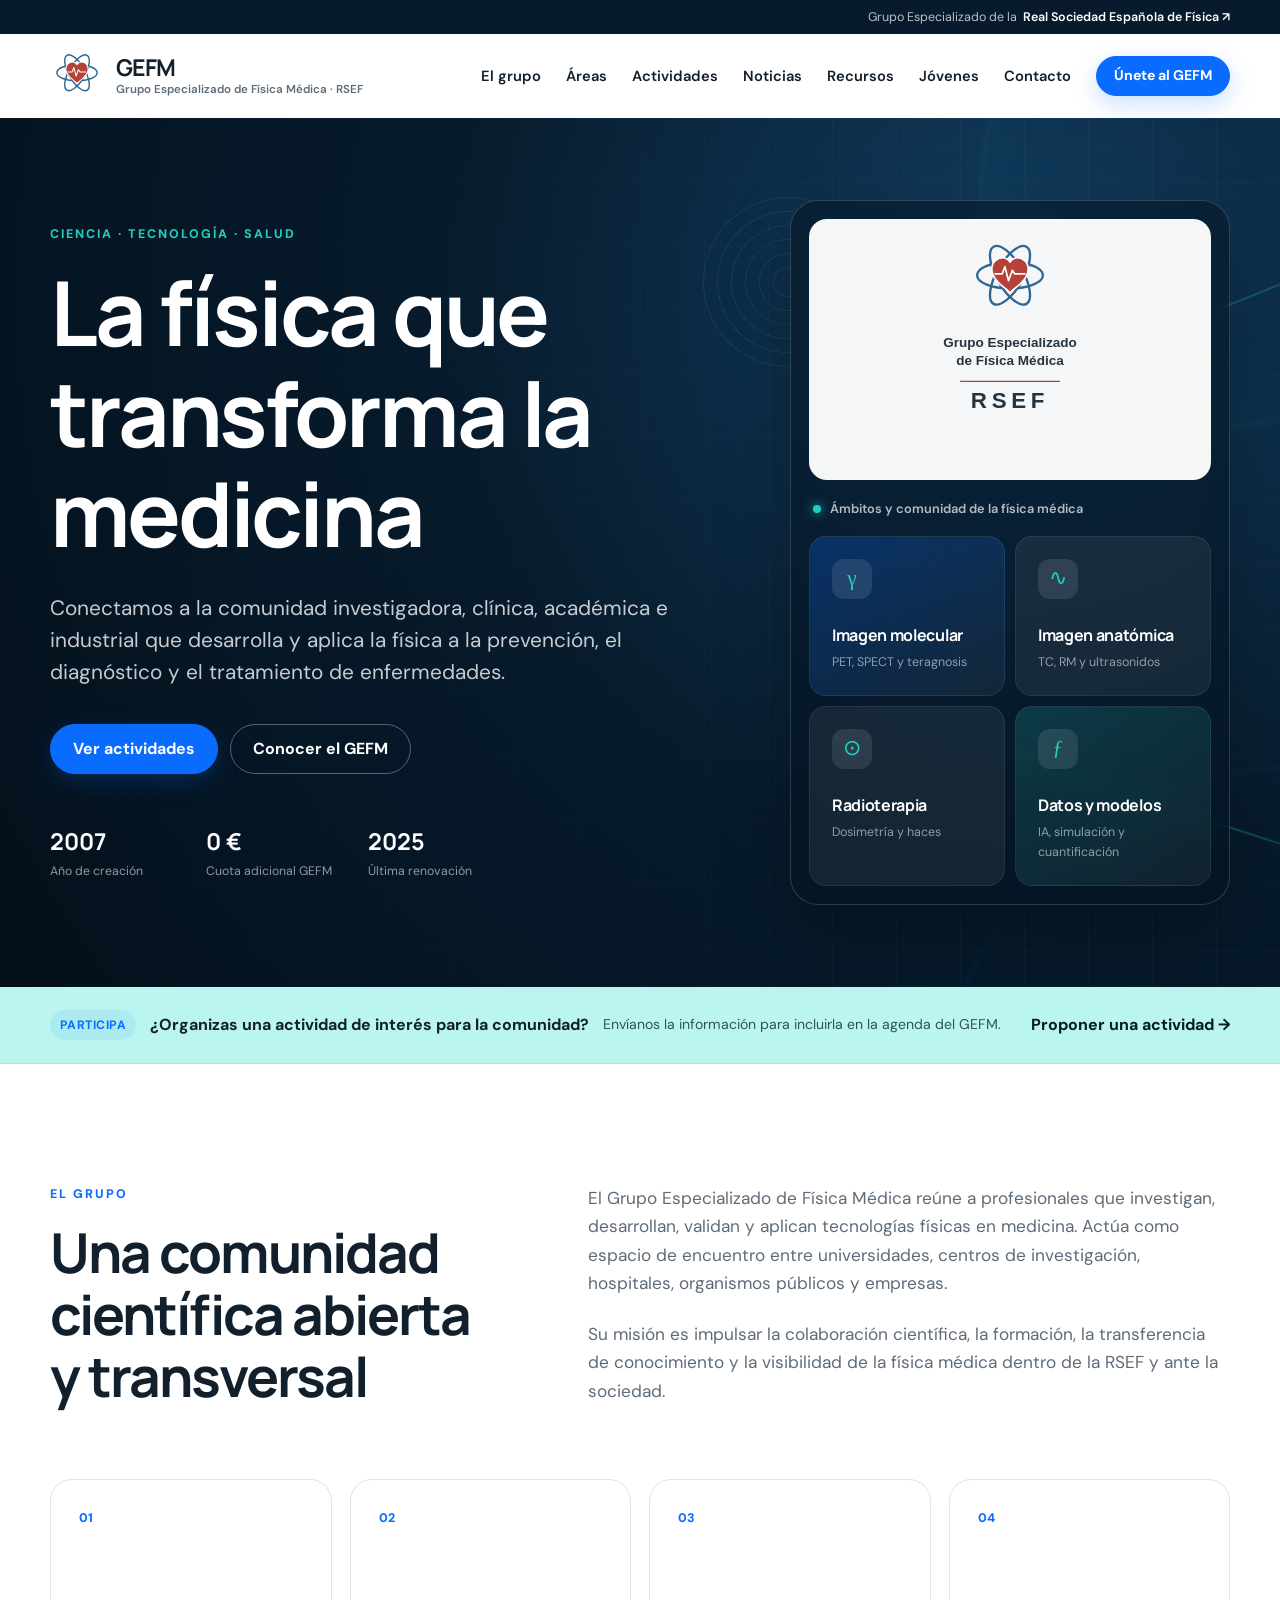
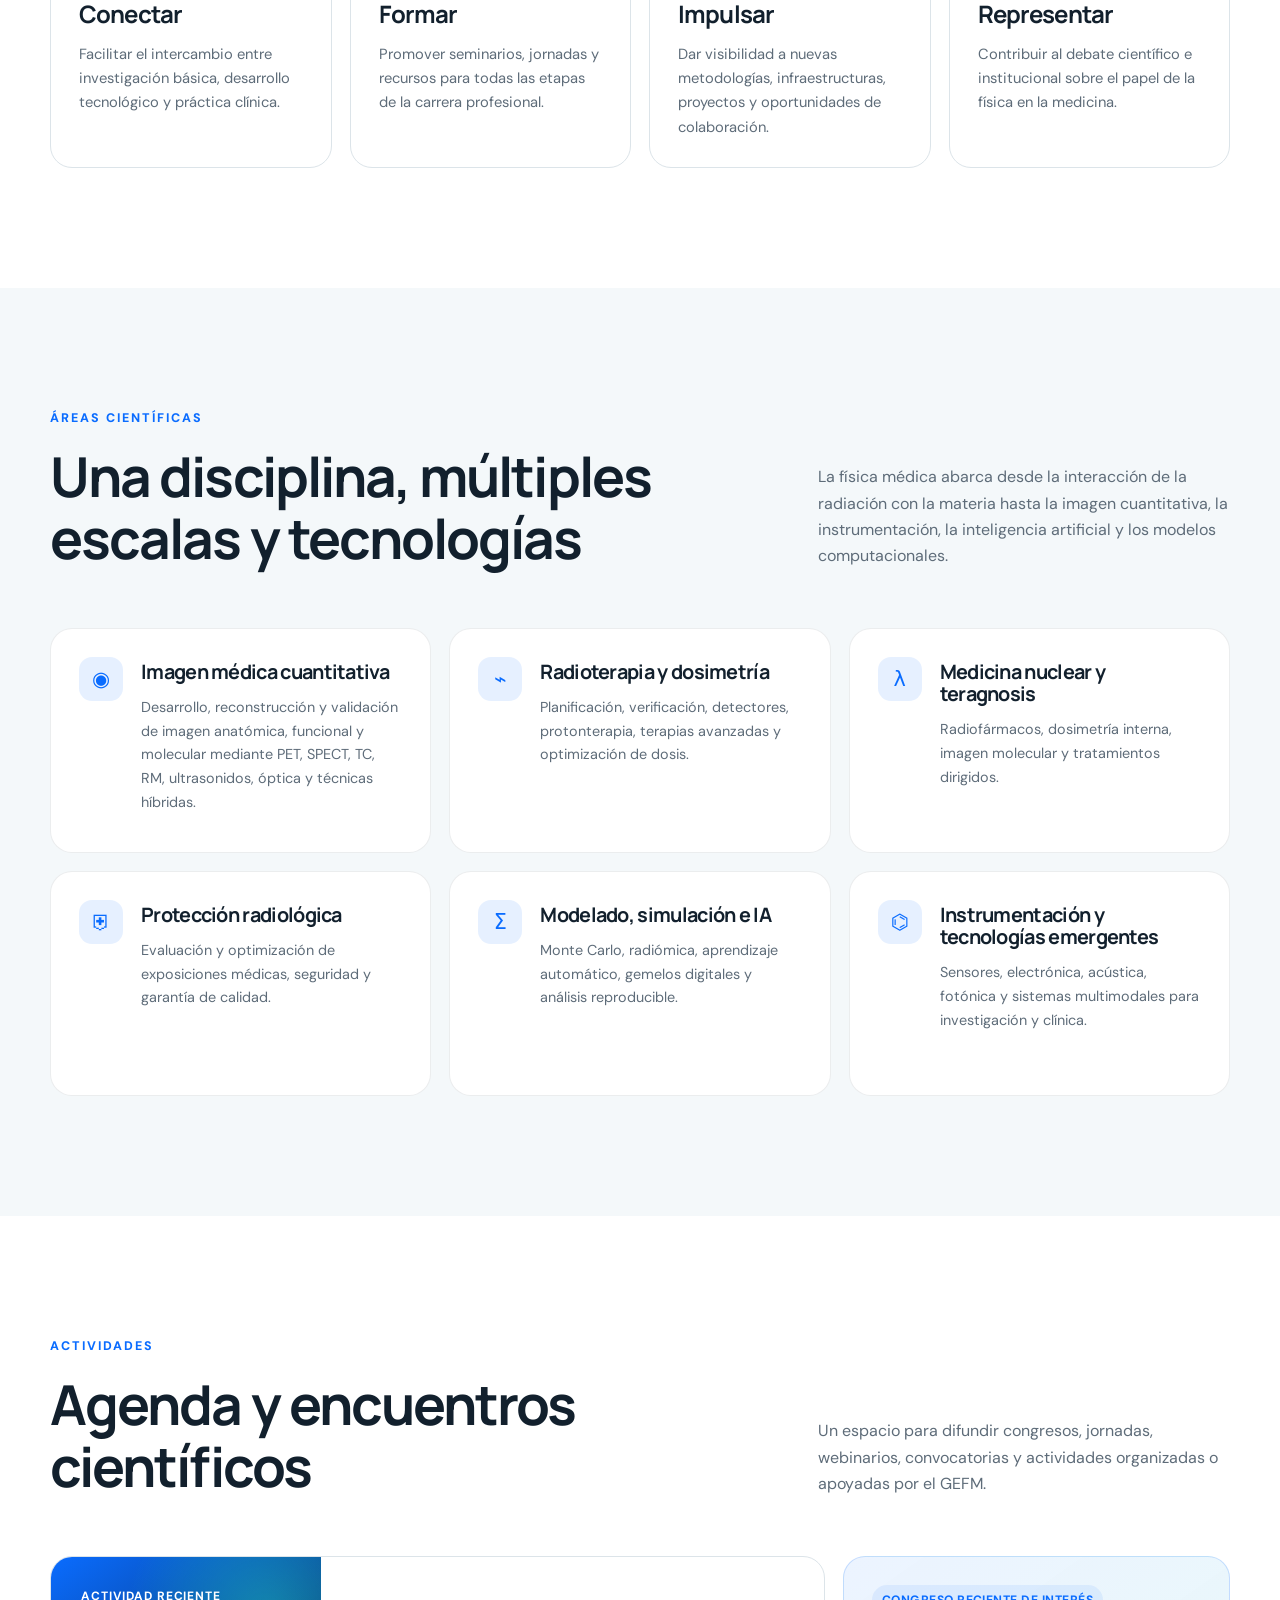
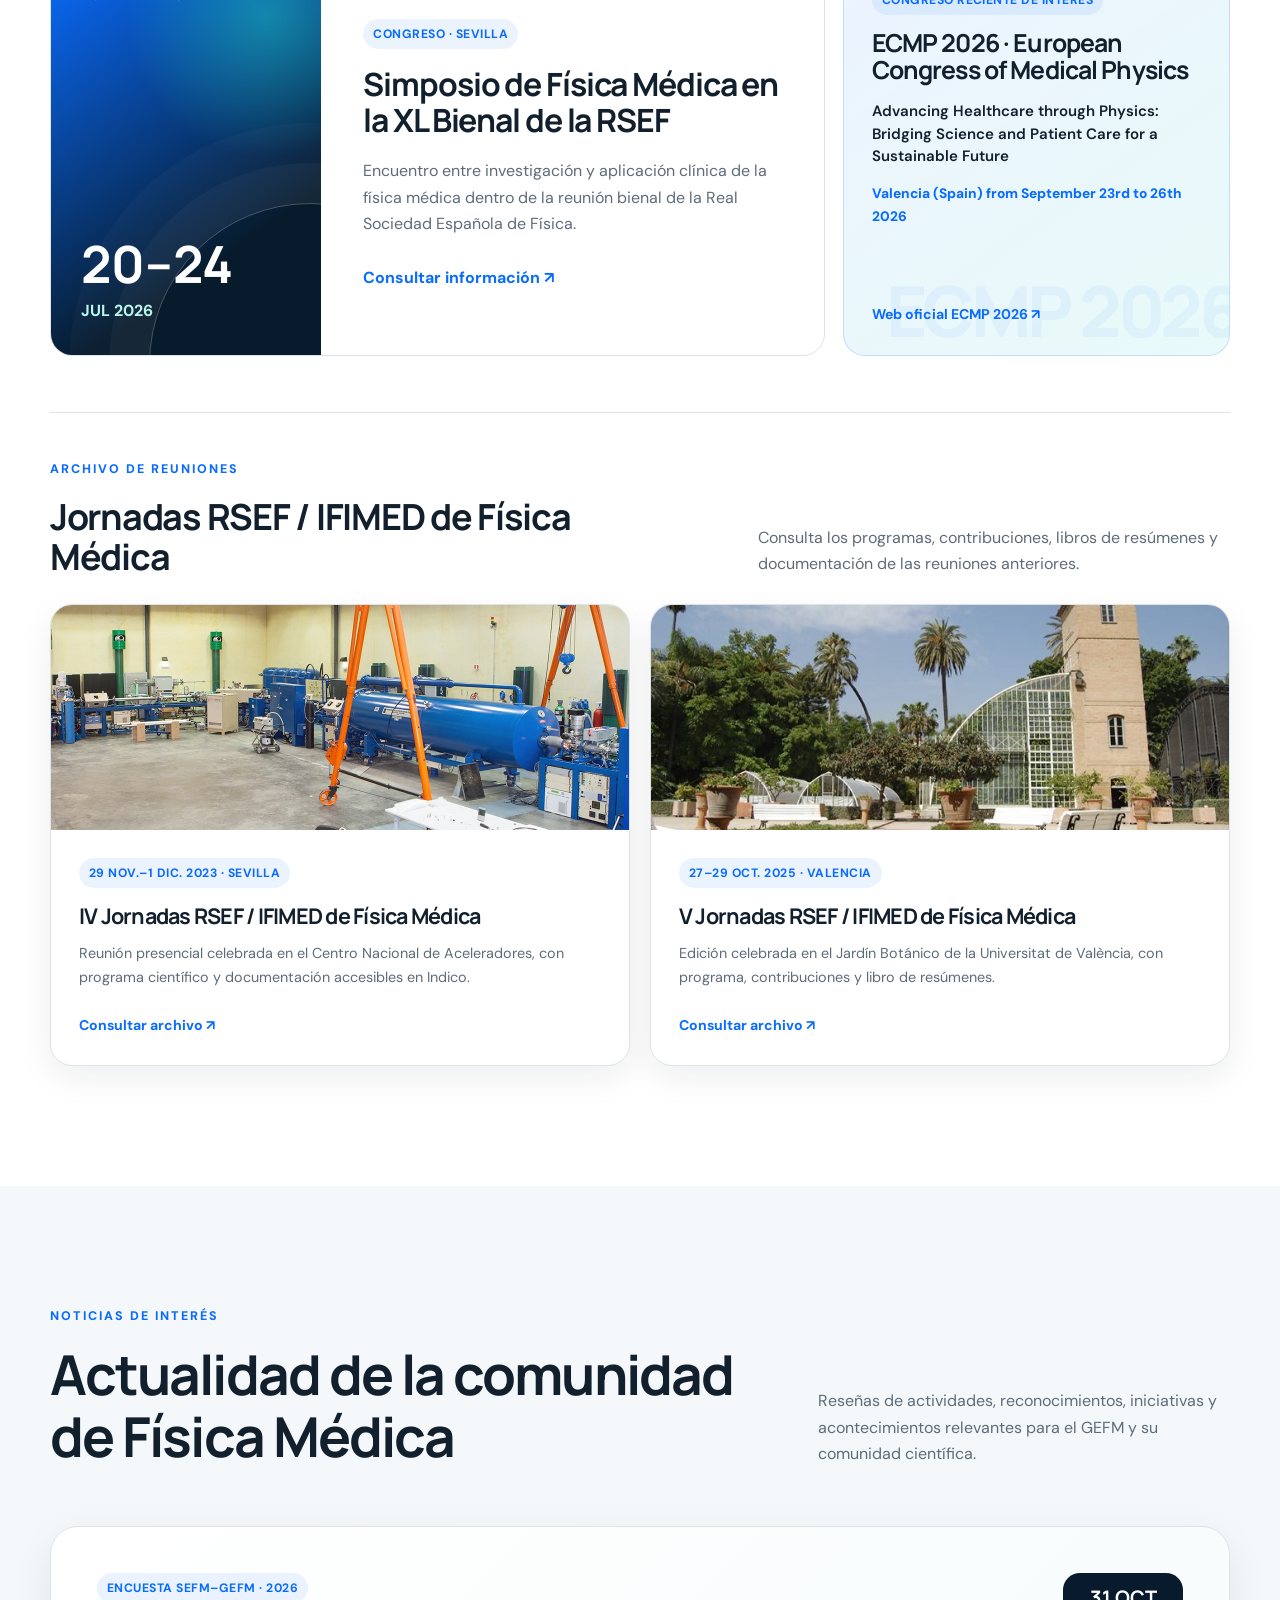
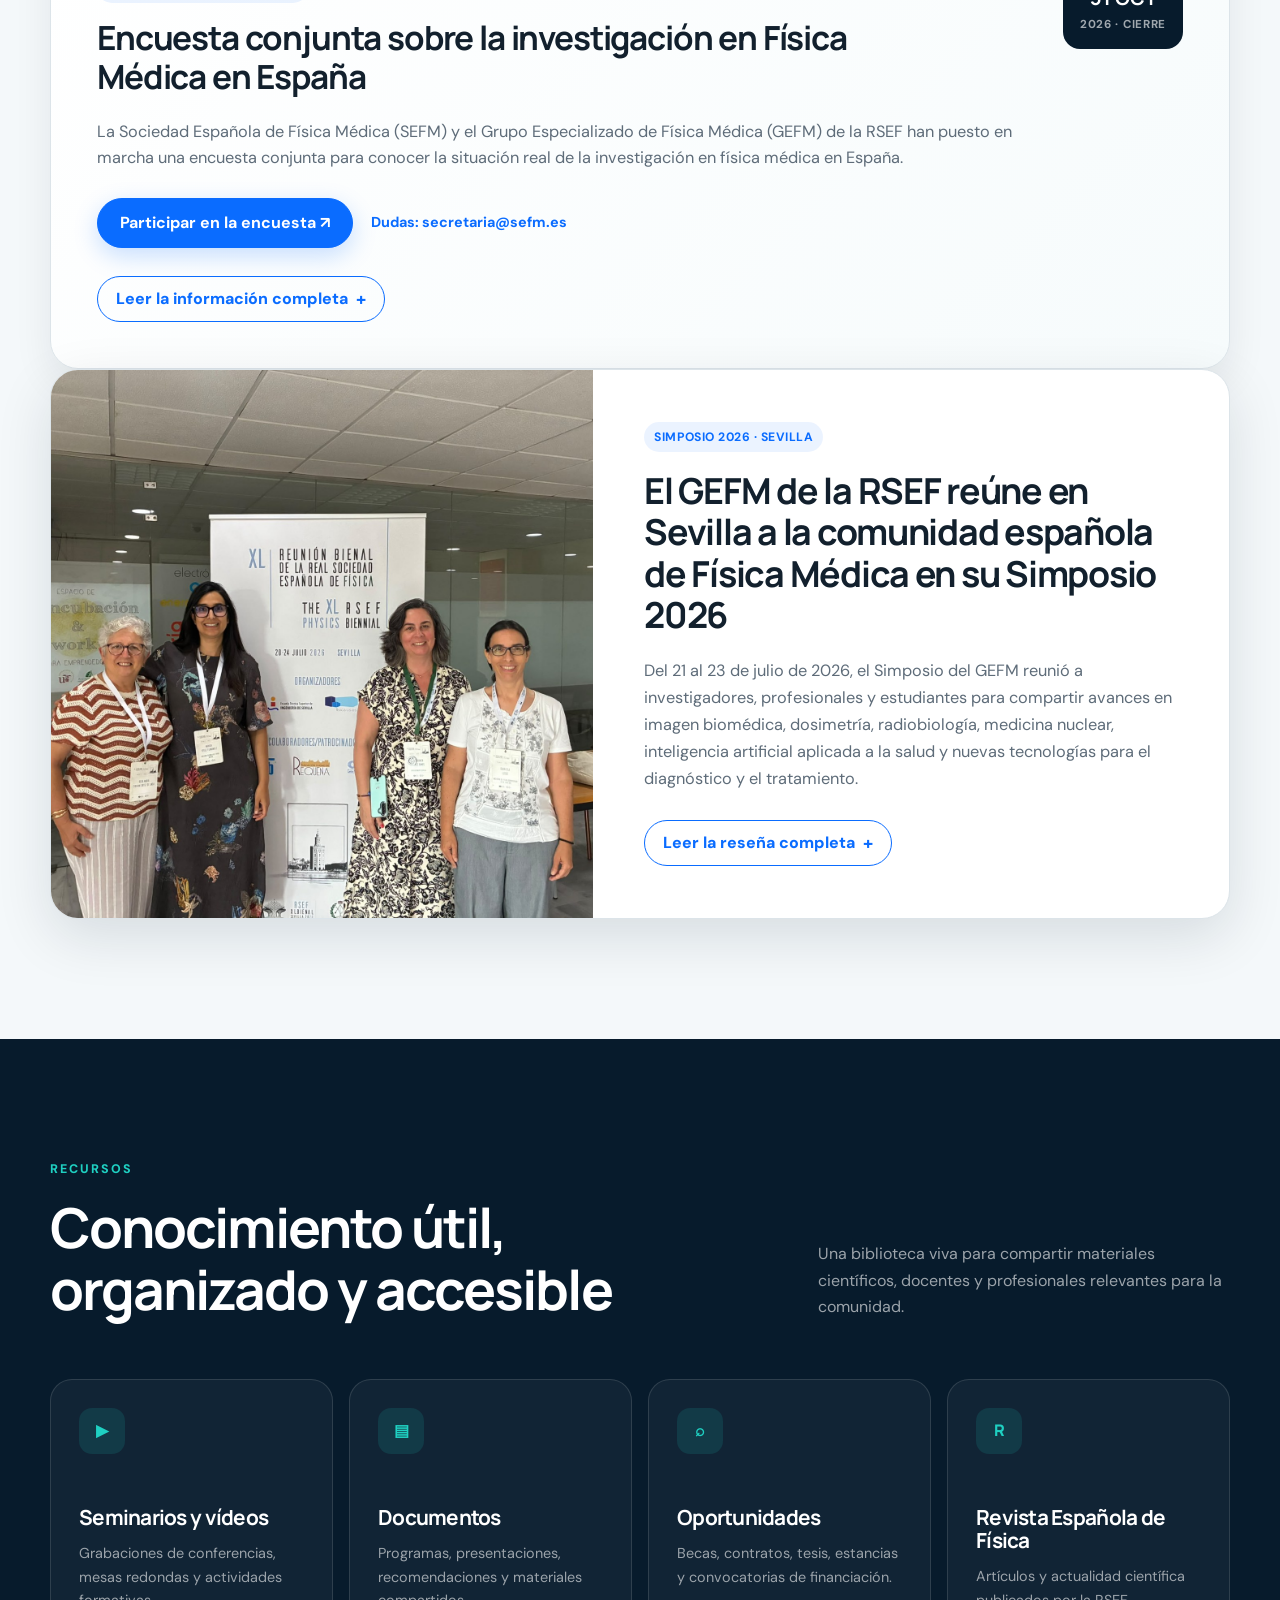
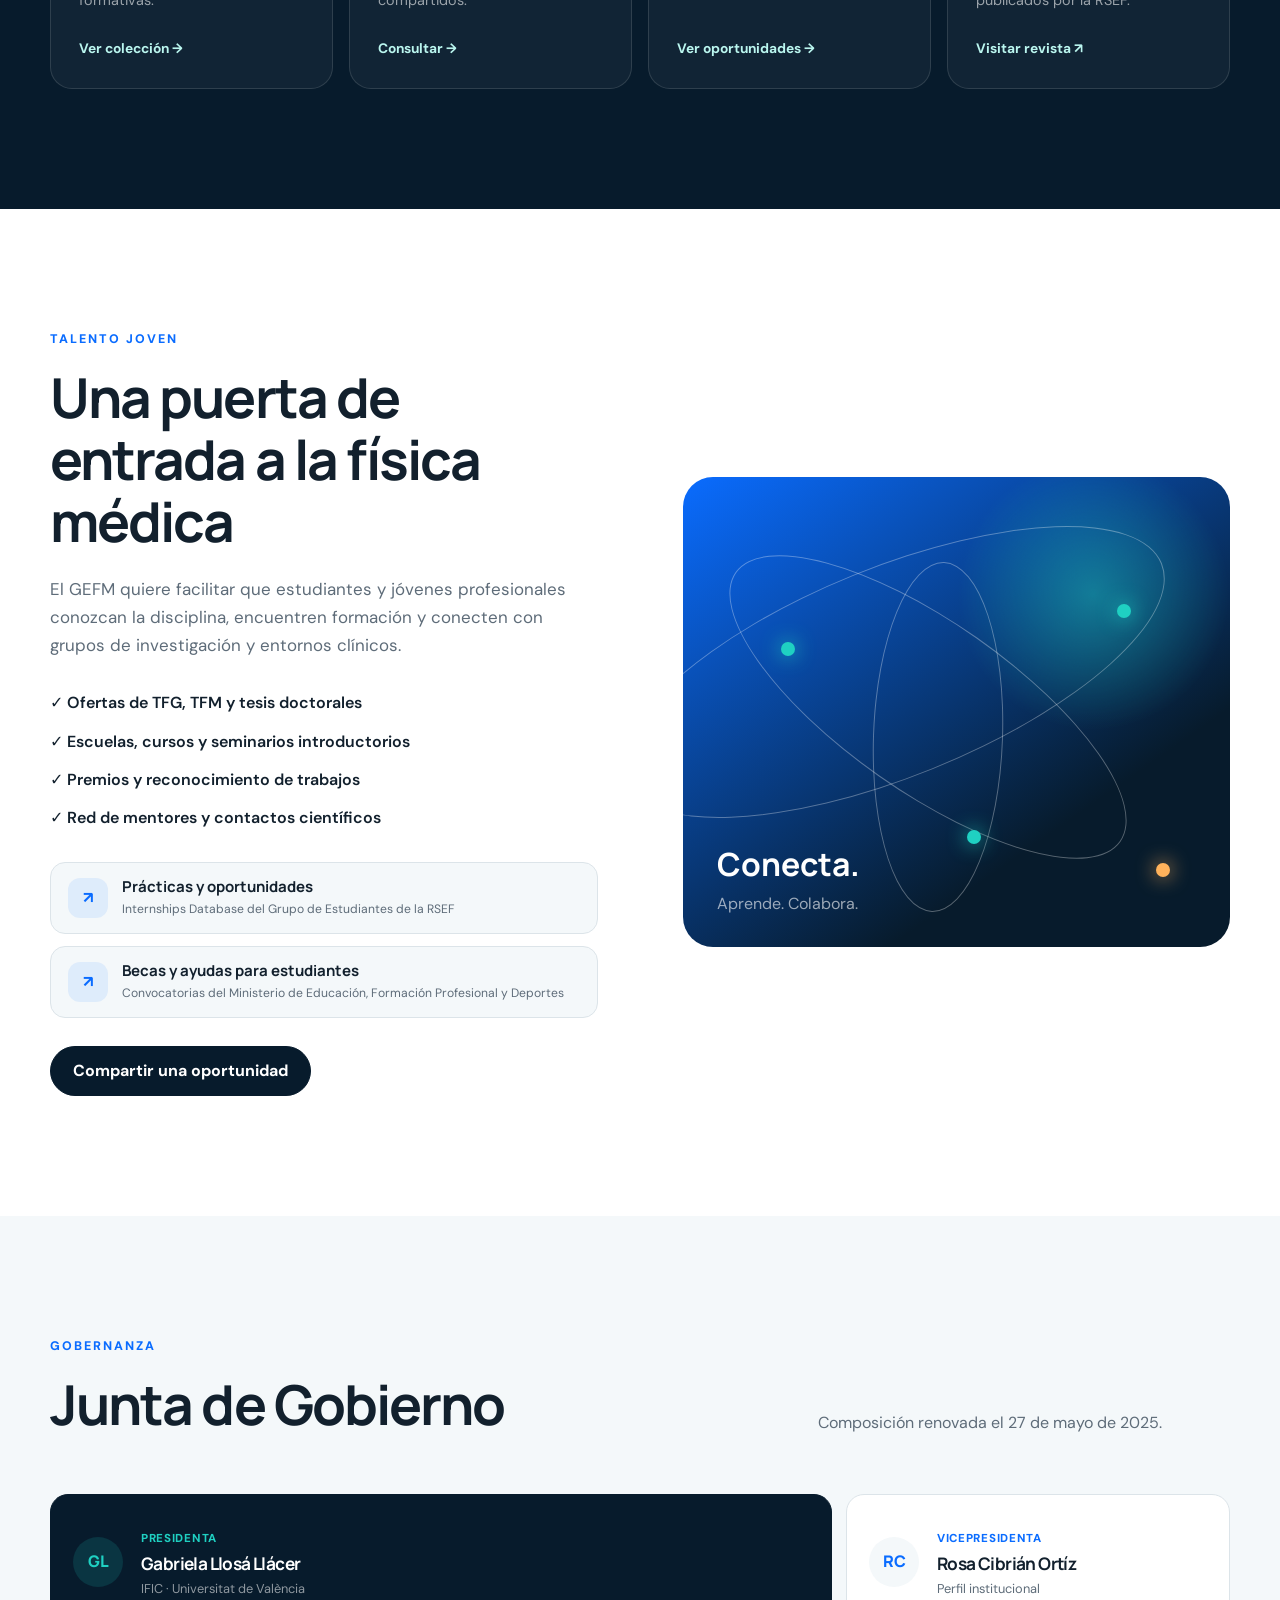
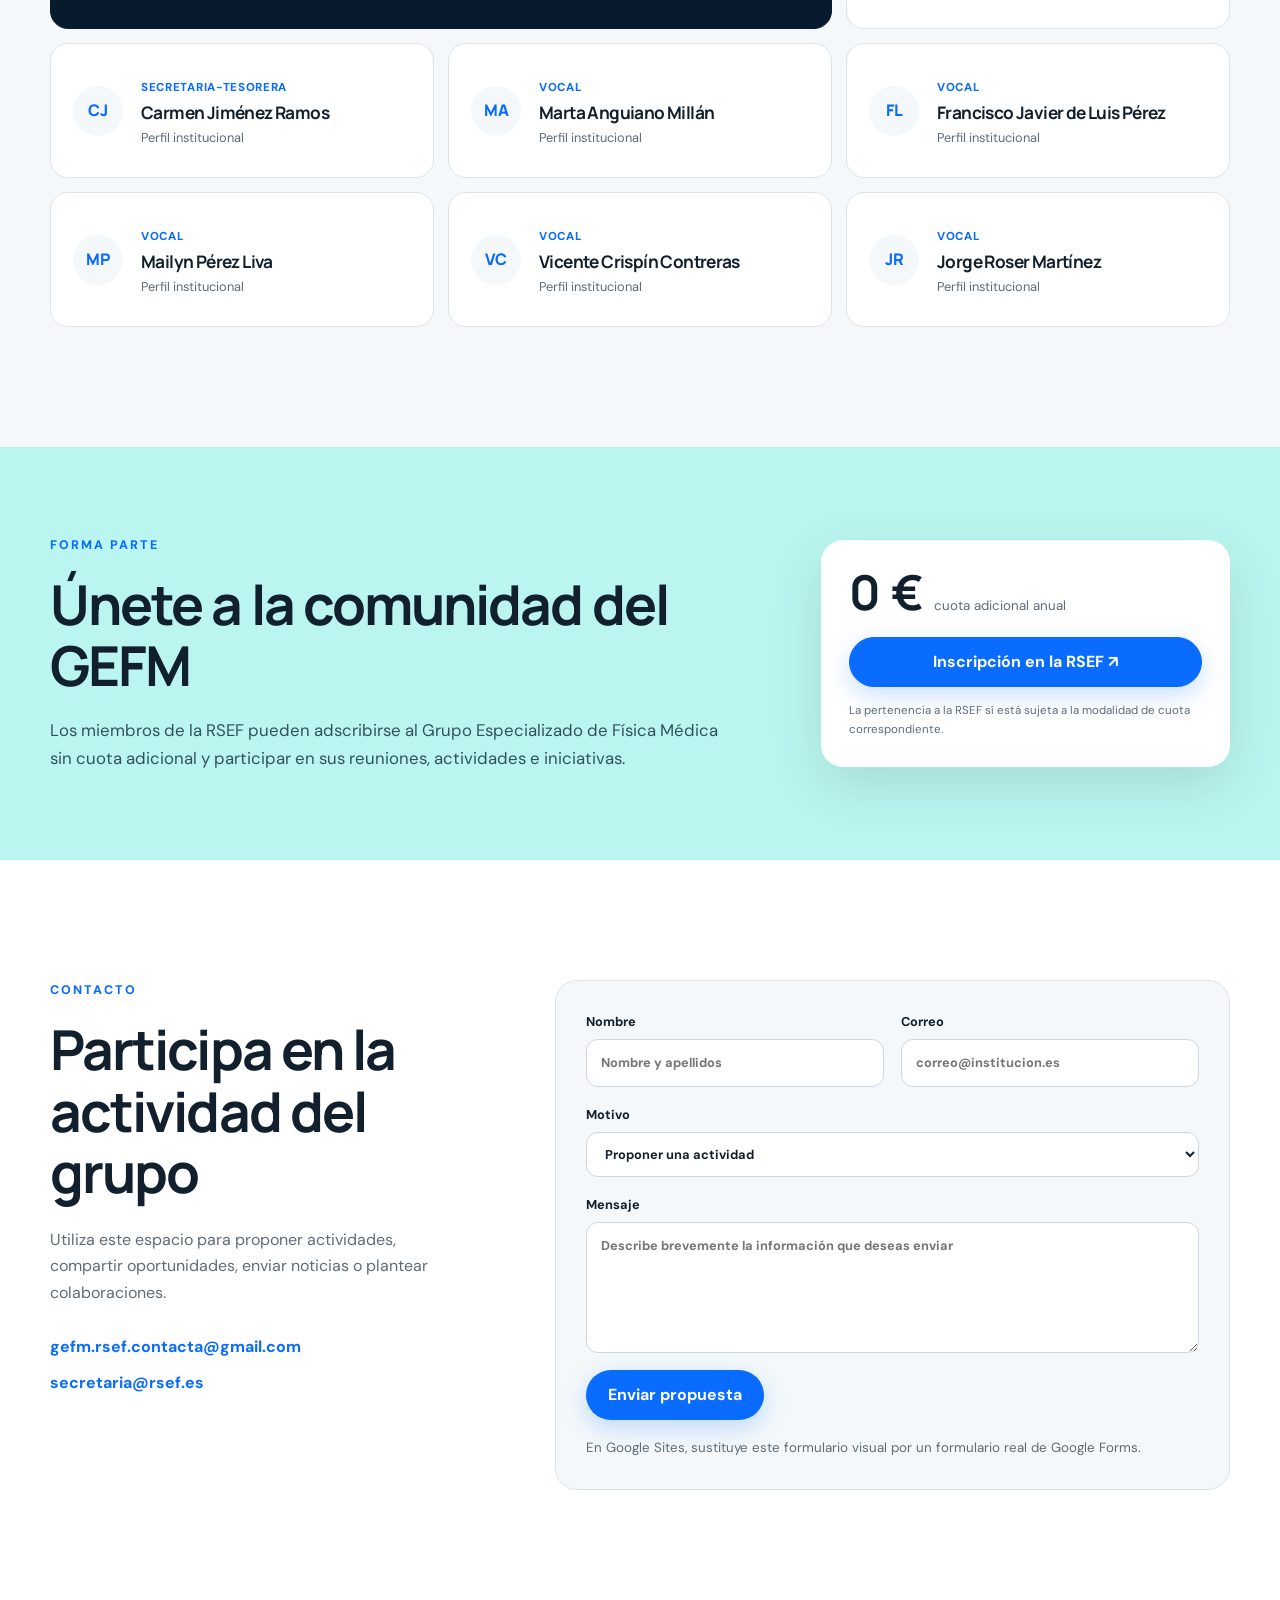
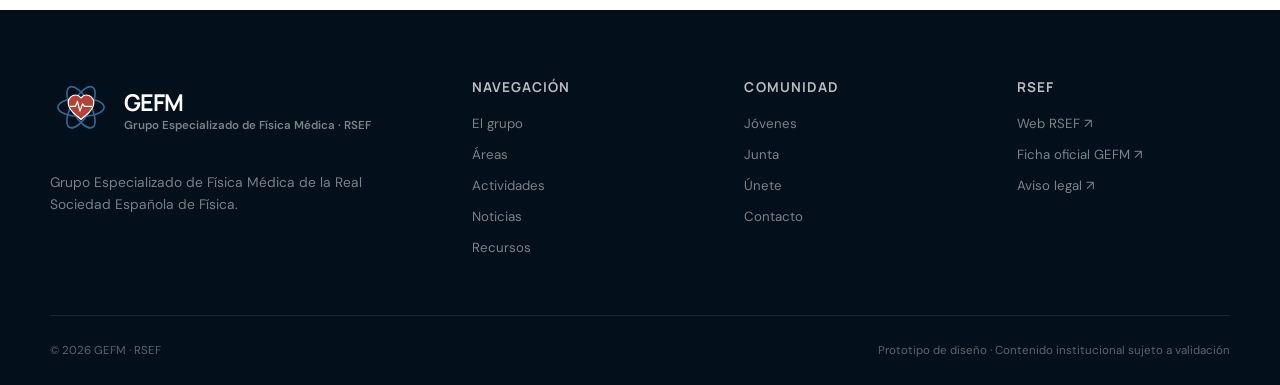
<file: index.html>
<!doctype html>
<html lang="es">
<head>
  <meta charset="utf-8">
  <meta name="viewport" content="width=device-width, initial-scale=1">
  <meta name="description" content="Grupo Especializado de Física Médica de la Real Sociedad Española de Física: comunidad, actividades, recursos y oportunidades.">
  <title>GEFM · Grupo Especializado de Física Médica</title>
  <link rel="icon" href="assets/logo-gefm-symbol.svg?v=7" type="image/svg+xml">
  <link rel="preconnect" href="https://fonts.googleapis.com">
  <link rel="preconnect" href="https://fonts.gstatic.com" crossorigin>
  <link href="https://fonts.googleapis.com/css2?family=DM+Sans:wght@400;500;600;700&family=Manrope:wght@500;600;700;800&display=swap" rel="stylesheet">
  <link rel="stylesheet" href="styles.css">
</head>
<body>
  <a class="skip-link" href="#contenido">Saltar al contenido</a>

  <header class="site-header" id="inicio">
    <div class="utility-bar">
      <div class="container utility-inner">
        <span>Grupo Especializado de la</span>
        <a href="https://rsef.es/" target="_blank" rel="noopener">Real Sociedad Española de Física ↗</a>
      </div>
    </div>

    <nav class="navbar container" aria-label="Navegación principal">
      <a class="brand" href="#inicio" aria-label="Inicio GEFM">
        <span class="brand-mark" aria-hidden="true">
          <img src="assets/logo-gefm-symbol.svg?v=7" alt="">
        </span>
        <span class="brand-copy">
          <strong>GEFM</strong>
          <small>Grupo Especializado de Física Médica · RSEF</small>
        </span>
      </a>

      <button class="menu-toggle" aria-expanded="false" aria-controls="main-menu">
        <span></span><span></span><span></span>
        <span class="sr-only">Abrir menú</span>
      </button>

      <div class="main-menu" id="main-menu">
        <a href="#grupo">El grupo</a>
        <a href="#areas">Áreas</a>
        <a href="#actividades">Actividades</a>
        <a href="#noticias">Noticias</a>
        <a href="#recursos">Recursos</a>
        <a href="#jovenes">Jóvenes</a>
        <a href="#contacto">Contacto</a>
        <a class="button button-small" href="#unete">Únete al GEFM</a>
      </div>
    </nav>
  </header>

  <main id="contenido">
    <section class="hero">
      <div class="hero-art" aria-hidden="true">
        <div class="scan scan-a"></div>
        <div class="scan scan-b"></div>
        <div class="beam beam-a"></div>
        <div class="beam beam-b"></div>
        <div class="orb orb-a"></div>
        <div class="orb orb-b"></div>
        <div class="mesh"></div>
      </div>
      <div class="container hero-grid">
        <div class="hero-copy">
          <p class="eyebrow">Ciencia · Tecnología · Salud</p>
          <h1>La física que transforma la medicina</h1>
          <p class="hero-lead">Conectamos a la comunidad investigadora, clínica, académica e industrial que desarrolla y aplica la física a la prevención, el diagnóstico y el tratamiento de enfermedades.</p>
          <div class="hero-actions">
            <a class="button" href="#actividades">Ver actividades</a>
            <a class="button button-ghost" href="#grupo">Conocer el GEFM</a>
          </div>
          <ul class="hero-facts" aria-label="Datos del GEFM">
            <li><strong>2007</strong><span>Año de creación</span></li>
            <li><strong>0 €</strong><span>Cuota adicional GEFM</span></li>
            <li><strong>2025</strong><span>Última renovación</span></li>
          </ul>
        </div>

        <div class="hero-panel" aria-label="Ámbitos de física médica">
          <div class="panel-brand">
            <img class="panel-logo panel-logo-full" src="assets/logo-gefm-stacked.svg?v=7" alt="Logo del Grupo Especializado de Física Médica de la RSEF">
          </div>
          <div class="panel-header">
            <span class="status-dot"></span>
            <span>Ámbitos y comunidad de la física médica</span>
          </div>
          <div class="modality-grid">
            <article>
              <span class="modality-icon">γ</span>
              <h3>Imagen molecular</h3>
              <p>PET, SPECT y teragnosis</p>
            </article>
            <article>
              <span class="modality-icon">∿</span>
              <h3>Imagen anatómica</h3>
              <p>TC, RM y ultrasonidos</p>
            </article>
            <article>
              <span class="modality-icon">⊙</span>
              <h3>Radioterapia</h3>
              <p>Dosimetría y haces</p>
            </article>
            <article>
              <span class="modality-icon">ƒ</span>
              <h3>Datos y modelos</h3>
              <p>IA, simulación y cuantificación</p>
            </article>
          </div>
        </div>
      </div>
    </section>

    <section class="announcement" aria-label="Aviso destacado">
      <div class="container announcement-inner">
        <div>
          <span class="tag">Participa</span>
          <strong>¿Organizas una actividad de interés para la comunidad?</strong>
          <span>Envíanos la información para incluirla en la agenda del GEFM.</span>
        </div>
        <a href="#contacto">Proponer una actividad →</a>
      </div>
    </section>

    <section class="section" id="grupo">
      <div class="container split-intro">
        <div>
          <p class="eyebrow">El grupo</p>
          <h2>Una comunidad científica abierta y transversal</h2>
        </div>
        <div class="intro-copy">
          <p>El Grupo Especializado de Física Médica reúne a profesionales que investigan, desarrollan, validan y aplican tecnologías físicas en medicina. Actúa como espacio de encuentro entre universidades, centros de investigación, hospitales, organismos públicos y empresas.</p>
          <p>Su misión es impulsar la colaboración científica, la formación, la transferencia de conocimiento y la visibilidad de la física médica dentro de la RSEF y ante la sociedad.</p>
        </div>
      </div>

      <div class="container value-grid">
        <article class="value-card">
          <span class="number">01</span>
          <h3>Conectar</h3>
          <p>Facilitar el intercambio entre investigación básica, desarrollo tecnológico y práctica clínica.</p>
        </article>
        <article class="value-card">
          <span class="number">02</span>
          <h3>Formar</h3>
          <p>Promover seminarios, jornadas y recursos para todas las etapas de la carrera profesional.</p>
        </article>
        <article class="value-card">
          <span class="number">03</span>
          <h3>Impulsar</h3>
          <p>Dar visibilidad a nuevas metodologías, infraestructuras, proyectos y oportunidades de colaboración.</p>
        </article>
        <article class="value-card">
          <span class="number">04</span>
          <h3>Representar</h3>
          <p>Contribuir al debate científico e institucional sobre el papel de la física en la medicina.</p>
        </article>
      </div>
    </section>

    <section class="section section-soft" id="areas">
      <div class="container section-heading">
        <div>
          <p class="eyebrow">Áreas científicas</p>
          <h2>Una disciplina, múltiples escalas y tecnologías</h2>
        </div>
        <p>La física médica abarca desde la interacción de la radiación con la materia hasta la imagen cuantitativa, la instrumentación, la inteligencia artificial y los modelos computacionales.</p>
      </div>

      <div class="container area-grid">
        <article class="area-card">
          <span class="area-symbol">◉</span>
          <div>
            <h3>Imagen médica cuantitativa</h3>
            <p>Desarrollo, reconstrucción y validación de imagen anatómica, funcional y molecular mediante PET, SPECT, TC, RM, ultrasonidos, óptica y técnicas híbridas.</p>
          </div>
        </article>
        <article class="area-card">
          <span class="area-symbol">⌁</span>
          <div>
            <h3>Radioterapia y dosimetría</h3>
            <p>Planificación, verificación, detectores, protonterapia, terapias avanzadas y optimización de dosis.</p>
          </div>
        </article>
        <article class="area-card">
          <span class="area-symbol">λ</span>
          <div>
            <h3>Medicina nuclear y teragnosis</h3>
            <p>Radiofármacos, dosimetría interna, imagen molecular y tratamientos dirigidos.</p>
          </div>
        </article>
        <article class="area-card">
          <span class="area-symbol">⛨</span>
          <div>
            <h3>Protección radiológica</h3>
            <p>Evaluación y optimización de exposiciones médicas, seguridad y garantía de calidad.</p>
          </div>
        </article>
        <article class="area-card">
          <span class="area-symbol">Σ</span>
          <div>
            <h3>Modelado, simulación e IA</h3>
            <p>Monte Carlo, radiómica, aprendizaje automático, gemelos digitales y análisis reproducible.</p>
          </div>
        </article>
        <article class="area-card">
          <span class="area-symbol">⌬</span>
          <div>
            <h3>Instrumentación y tecnologías emergentes</h3>
            <p>Sensores, electrónica, acústica, fotónica y sistemas multimodales para investigación y clínica.</p>
          </div>
        </article>
      </div>
    </section>

    <section class="section" id="actividades">
      <div class="container section-heading">
        <div>
          <p class="eyebrow">Actividades</p>
          <h2>Agenda y encuentros científicos</h2>
        </div>
        <p>Un espacio para difundir congresos, jornadas, webinarios, convocatorias y actividades organizadas o apoyadas por el GEFM.</p>
      </div>

      <div class="container events-layout">
        <article class="event-card event-main">
          <div class="event-visual">
            <span class="event-kicker">Actividad reciente</span>
            <div class="date-block"><strong>20–24</strong><span>JUL 2026</span></div>
          </div>
          <div class="event-content">
            <span class="tag">Congreso · Sevilla</span>
            <h3>Simposio de Física Médica en la XL Bienal de la RSEF</h3>
            <p>Encuentro entre investigación y aplicación clínica de la física médica dentro de la reunión bienal de la Real Sociedad Española de Física.</p>
            <a href="https://bienalfisicasevilla2026.es/RSEF2026" target="_blank" rel="noopener">Consultar información ↗</a>
          </div>
        </article>

        <div class="event-stack">
          <article class="event-mini next-event-card">
            <span class="tag">Congreso reciente de interés</span>
            <h3>ECMP 2026 · European Congress of Medical Physics</h3>
            <p class="event-theme">Advancing Healthcare through Physics: Bridging Science and Patient Care for a Sustainable Future</p>
            <p class="event-location">Valencia (Spain) from September 23rd to 26th 2026</p>
            <a href="https://ecmp2026.efomp.org/" target="_blank" rel="noopener">Web oficial ECMP 2026 ↗</a>
          </article>
        </div>
      </div>

      <div class="container archive-section" id="archivo-reuniones">
        <div class="archive-heading">
          <div>
            <p class="eyebrow">Archivo de reuniones</p>
            <h3>Jornadas RSEF / IFIMED de Física Médica</h3>
          </div>
          <p>Consulta los programas, contribuciones, libros de resúmenes y documentación de las reuniones anteriores.</p>
        </div>

        <div class="archive-grid">
          <a class="archive-card" href="https://indico.ific.uv.es/event/7213/" target="_blank" rel="noopener">
            <img src="assets/jornadas-2023-cna-sevilla.jpg" alt="Instalaciones del Centro Nacional de Aceleradores de Sevilla">
            <div class="archive-card-content">
              <span class="tag">29 nov.–1 dic. 2023 · Sevilla</span>
              <h3>IV Jornadas RSEF / IFIMED de Física Médica</h3>
              <p>Reunión presencial celebrada en el Centro Nacional de Aceleradores, con programa científico y documentación accesibles en Indico.</p>
              <span class="archive-link">Consultar archivo ↗</span>
            </div>
          </a>

          <a class="archive-card" href="https://indico.ific.uv.es/event/8181/" target="_blank" rel="noopener">
            <img src="assets/jornadas-2025-jardin-botanico-valencia.jpg" alt="Jardín Botánico de la Universitat de València">
            <div class="archive-card-content">
              <span class="tag">27–29 oct. 2025 · Valencia</span>
              <h3>V Jornadas RSEF / IFIMED de Física Médica</h3>
              <p>Edición celebrada en el Jardín Botánico de la Universitat de València, con programa, contribuciones y libro de resúmenes.</p>
              <span class="archive-link">Consultar archivo ↗</span>
            </div>
          </a>
        </div>
      </div>
    </section>


    <section class="section section-soft" id="noticias">
      <div class="container section-heading">
        <div>
          <p class="eyebrow">Noticias de interés</p>
          <h2>Actualidad de la comunidad de Física Médica</h2>
        </div>
        <p>Reseñas de actividades, reconocimientos, iniciativas y acontecimientos relevantes para el GEFM y su comunidad científica.</p>
      </div>

      <article class="container news-survey">
        <div class="survey-heading">
          <div>
            <span class="tag">Encuesta SEFM–GEFM · 2026</span>
            <h3>Encuesta conjunta sobre la investigación en Física Médica en España</h3>
          </div>
          <div class="survey-deadline" aria-label="Plazo de respuesta: 31 de octubre de 2026">
            <strong>31 OCT</strong>
            <span>2026 · cierre</span>
          </div>
        </div>

        <p class="news-lead">La Sociedad Española de Física Médica (SEFM) y el Grupo Especializado de Física Médica (GEFM) de la RSEF han puesto en marcha una encuesta conjunta para conocer la situación real de la investigación en física médica en España.</p>

        <div class="survey-actions">
          <a class="button" href="https://forms.cloud.microsoft/e/68J3AB12Hp?origin=lprLink" target="_blank" rel="noopener">Participar en la encuesta ↗</a>
          <a class="survey-contact" href="mailto:secretaria@sefm.es">Dudas: secretaria@sefm.es</a>
        </div>

        <details class="news-details">
          <summary>Leer la información completa</summary>
          <div class="news-article">
            <p><strong>Estimados colegas del GEFM,</strong></p>
            <p>La Sociedad Española de Física Médica (SEFM) y el Grupo Especializado de Física Médica (GEFM) de la Real Sociedad Española de Física (RSEF) han puesto en marcha una encuesta conjunta dirigida a conocer la situación real de la investigación en física médica en España. La iniciativa se enmarca en el convenio marco de colaboración suscrito por ambas sociedades a inicios de 2026, que contempla entre sus líneas de trabajo el desarrollo de investigaciones conjuntas, la organización de jornadas conjuntas y la elaboración de recomendaciones profesionales.</p>
            <p>La física médica española produce investigación de calidad, pero lo hace de forma dispersa: entre servicios hospitalarios, grupos universitarios y centros de investigación, con recursos, tiempos protegidos y estructuras de apoyo muy desiguales. No existe hoy una fotografía agregada de esa realidad. El objetivo de la encuesta es precisamente construirla: identificar quién investiga, con qué medios, qué barreras encuentra y qué apoyos necesitaría. Los resultados permitirán a la SEFM y a la RSEF orientar sus actuaciones —formación, convocatorias, interlocución institucional— con datos objetivos, disponer de argumentos sólidos ante administraciones, centros y agencias financiadoras, y favorecer el contacto entre grupos.</p>
            <p><strong>Encuesta:</strong> <a href="https://forms.cloud.microsoft/e/68J3AB12Hp?origin=lprLink" target="_blank" rel="noopener">https://forms.cloud.microsoft/e/68J3AB12Hp?origin=lprLink ↗</a></p>
            <p>En este primer intento de recabar los datos, el plazo de respuesta finaliza el <strong>31 de octubre de 2026</strong>.</p>
            <p>Para cualquier duda sobre la encuesta puede escribirse a <a href="mailto:secretaria@sefm.es">secretaria@sefm.es</a>.</p>
            <p><strong>¡Animaos a participar!</strong></p>
            <p>Saludos cordiales,<br>Junta directiva GEFM</p>
          </div>
        </details>
      </article>

      <article class="container news-feature">
        <div class="news-media">
          <img src="assets/noticia-simposio-gefm-2026.jpg" alt="Participantes del GEFM durante la XL Reunión Bienal de la RSEF en Sevilla">
        </div>
        <div class="news-content">
          <span class="tag">Simposio 2026 · Sevilla</span>
          <h3>El GEFM de la RSEF reúne en Sevilla a la comunidad española de Física Médica en su Simposio 2026</h3>
          <p class="news-lead">Del 21 al 23 de julio de 2026, el Simposio del GEFM reunió a investigadores, profesionales y estudiantes para compartir avances en imagen biomédica, dosimetría, radiobiología, medicina nuclear, inteligencia artificial aplicada a la salud y nuevas tecnologías para el diagnóstico y el tratamiento.</p>

          <details class="news-details">
            <summary>Leer la reseña completa</summary>
            <div class="news-article">
              <p>Del 21 al 23 de julio de 2026 se celebró en Sevilla, en el marco de la XL Reunión de la Real Sociedad Española de Física (RSEF), el Simposio del Grupo Especializado en Física Médica (GEFM). El encuentro reunió a investigadores, profesionales y estudiantes para compartir avances recientes en imagen biomédica, dosimetría, radiobiología, medicina nuclear, inteligencia artificial aplicada a la salud y nuevas tecnologías para el diagnóstico y el tratamiento. El programa científico incluyó siete ponencias invitadas: cuatro impartidas por especialistas de reconocido prestigio y tres a cargo de personas galardonadas por los grupos especializados de Física Médica y Física Nuclear.</p>

              <p>La primera jornada estuvo dedicada a reforzar las relaciones entre el GEFM de la RSEF y la Sociedad Española de Física Médica (SEFM) mediante una sesión conjunta. La presidenta de la SEFM, Maruxa Pérez, abrió el programa con la conferencia «Estrechando el vínculo entre la investigación y la clínica: el papel de las sociedades científicas», en la que presentó la actividad de la sociedad y los principales retos de la Física Médica en el ámbito clínico. Su intervención destacó la necesidad de estrechar la colaboración entre investigación y práctica asistencial, así como de impulsar iniciativas compartidas en formación, innovación y transferencia al sistema sanitario.</p>

              <p>José D. Sanmartín Sierra (Universidad de Sevilla) completó esta aproximación desde el entorno hospitalario con la ponencia «La física invisible en una institución sanitaria: electromedicina e ingeniería clínica», en la que puso de relieve el papel esencial, aunque con frecuencia poco visible, de la electromedicina y la ingeniería clínica en el funcionamiento seguro y eficiente de las instituciones sanitarias.</p>

              <p>La sesión conjunta con la SEFM incluyó asimismo comunicaciones sobre cartografía temporal de alta resolución de la oxigenación retiniana, presentada por Meritxell Vilaseca (Universitat Politècnica de Catalunya); la extracción de grafos vasculares simplificados a partir de micro-CT murina, presentada por Cindy M. Solano-Cordero (Universidad Complutense de Madrid); y el desarrollo de cámaras Compton para imagen médica, con los resultados de MACACO y las perspectivas del proyecto AIDER, presentado por Gabriela Llosá (Instituto de Física Corpuscular, IFIC, CSIC–Universitat de València). La jornada concluyó con una sesión de networking orientada a facilitar nuevas colaboraciones.</p>

              <p>La segunda jornada acogió la tradicional sesión conjunta del GEFM con el Grupo Especializado de Física Nuclear (GEFN). Las contribuciones mostraron la estrecha conexión entre la interacción de la radiación con la materia y sus aplicaciones médicas, abordando la monitorización de dosis en terapia por captura neutrónica de boro, la caracterización de campos de irradiación para BNCT, la espectrometría neutrónica en protonterapia, el desarrollo de haces de protones para radiobiología FLASH, el estudio del LET en terapia con iones de helio, la dosimetría con detectores de carburo de silicio y la microdosimetría de protones. También se presentó un modelo cinético y dosimétrico para estudiar cómo la afinidad, la internalización y la retención intracelular de radiofármacos emisores alfa condicionan la dosis absorbida <em>in vitro</em>.</p>

              <p>En la tercera jornada hubo dos nuevas charlas invitadas. Lourdes Marcano (Universidad de Oviedo) revisó el potencial de las nanoestructuras magnéticas como mediadores térmicos en terapia oncológica. Su conferencia analizó tanto la hipertermia magnética como la terapia fototérmica, las bases físicas que determinan su eficiencia y los criterios necesarios para optimizar el diseño de nanomateriales destinados a estas aplicaciones. A continuación, Ane Etxebeste (INSA Lyon, laboratorio CREATIS) presentó desarrollos recientes en simulación Monte Carlo avanzada para sistemas de tomografía por emisión, con especial atención a la imagen SPECT y Compton en terapias con radionúclidos y a las estrategias de reducción de varianza para acelerar las simulaciones.</p>

              <p>El programa del jueves se completó con trabajos sobre la determinación del valor de excitación medio del agua para protonterapia, el efecto de las fluctuaciones de pérdida de energía y del transporte de electrones secundarios en la dosimetría radial, modelos de inteligencia artificial para predicción individualizada de supervivencia, radiobiología con protones acelerados por láser, verificación del alcance en protonterapia mediante imagen de gamma prompt y caracterización física multiparamétrica de células con resonadores de microcanal suspendido.</p>

              <p>Las personas galardonadas con los premios a las mejores tesis presentaron los principales resultados de sus investigaciones. Marina García Cardosa (Universidad de Navarra), premio a la mejor tesis doctoral del GEFM 2024–2025 y accésit del Premio RSEF-EPJ+ en la modalidad de Física Aplicada, expuso un modelo personalizado para cuantificar la irradiación de la sangre circulante durante tratamientos de radioterapia. Irene Pi (Instituto de Instrumentación para Imagen Molecular, CSIC–Universitat Politècnica de València), accésit del premio a la mejor tesis del GEFM, presentó estrategias de codificación espacio-temporal para obtener tomografía fotoacústica de alta resolución con menores requisitos de hardware. Por su parte, Alejandro López Montes (Universidad de Berna e Inselspital Bern), cuya tesis fue desarrollada en la Universidad Complutense de Madrid, presentó nuevos retos y aplicaciones de los modelos generativos en imagen PET. Su tesis <em>Improved Techniques for PET Imaging</em> recibió el Premio GEFN–ATI Sistemas a la mejor tesis doctoral en la categoría de Aplicaciones de la Física Nuclear.</p>

              <p>Además de las ponencias invitadas, el simposio incluyó numerosas comunicaciones científicas y espacios de discusión que favorecieron el intercambio entre investigadores de universidades, hospitales, centros del CSIC y otras instituciones nacionales e internacionales, así como la participación activa de personal investigador en distintas etapas de su carrera.</p>

              <p>La organización agradeció especialmente el apoyo de la Fundación Ciudad de Requena y el CNA, cuya contribución facilitó la celebración del encuentro.</p>

              <p>El simposio volvió a poner de manifiesto el excelente momento que atraviesa la Física Médica en España, caracterizado por una intensa actividad investigadora y por el desarrollo de tecnologías avanzadas orientadas a mejorar el diagnóstico y el tratamiento de las enfermedades. Además, supuso un paso relevante para reforzar la colaboración entre el GEFM de la RSEF y la SEFM y establecer las bases de futuras actividades conjuntas. Como continuidad de esta labor, el GEFM prevé organizar una jornada científica el próximo año, que incluirá una nueva sesión conjunta con la SEFM, mientras que la siguiente edición de su simposio tendrá lugar en 2028 en el marco de la Reunión Bienal de la RSEF.</p>
            </div>
          </details>
        </div>
      </article>
    </section>

    <section class="section section-dark" id="recursos">
      <div class="container section-heading section-heading-light">
        <div>
          <p class="eyebrow">Recursos</p>
          <h2>Conocimiento útil, organizado y accesible</h2>
        </div>
        <p>Una biblioteca viva para compartir materiales científicos, docentes y profesionales relevantes para la comunidad.</p>
      </div>

      <div class="container resource-grid">
        <a class="resource-card" href="#">
          <span class="resource-icon">▶</span>
          <h3>Seminarios y vídeos</h3>
          <p>Grabaciones de conferencias, mesas redondas y actividades formativas.</p>
          <span>Ver colección →</span>
        </a>
        <a class="resource-card" href="#">
          <span class="resource-icon">▤</span>
          <h3>Documentos</h3>
          <p>Programas, presentaciones, recomendaciones y materiales compartidos.</p>
          <span>Consultar →</span>
        </a>
        <a class="resource-card" href="#">
          <span class="resource-icon">⌕</span>
          <h3>Oportunidades</h3>
          <p>Becas, contratos, tesis, estancias y convocatorias de financiación.</p>
          <span>Ver oportunidades →</span>
        </a>
        <a class="resource-card" href="https://revistadefisica.es/" target="_blank" rel="noopener">
          <span class="resource-icon">R</span>
          <h3>Revista Española de Física</h3>
          <p>Artículos y actualidad científica publicados por la RSEF.</p>
          <span>Visitar revista ↗</span>
        </a>
      </div>
    </section>

    <section class="section" id="jovenes">
      <div class="container young-layout">
        <div class="young-copy">
          <p class="eyebrow">Talento joven</p>
          <h2>Una puerta de entrada a la física médica</h2>
          <p>El GEFM quiere facilitar que estudiantes y jóvenes profesionales conozcan la disciplina, encuentren formación y conecten con grupos de investigación y entornos clínicos.</p>
          <div class="check-list">
            <span>✓ Ofertas de TFG, TFM y tesis doctorales</span>
            <span>✓ Escuelas, cursos y seminarios introductorios</span>
            <span>✓ Premios y reconocimiento de trabajos</span>
            <span>✓ Red de mentores y contactos científicos</span>
          </div>
          <div class="young-links" aria-label="Recursos para estudiantes">
            <a class="young-link-card" href="https://estudiantes.rsef.es/internshipsdb-maintenance/" target="_blank" rel="noopener">
              <span class="young-link-icon" aria-hidden="true">↗</span>
              <span><strong>Prácticas y oportunidades</strong><small>Internships Database del Grupo de Estudiantes de la RSEF</small></span>
            </a>
            <a class="young-link-card" href="https://www.educacionfpydeportes.gob.es/servicios-al-ciudadano/catalogo/estudiantes/becas-ayudas.html" target="_blank" rel="noopener">
              <span class="young-link-icon" aria-hidden="true">↗</span>
              <span><strong>Becas y ayudas para estudiantes</strong><small>Convocatorias del Ministerio de Educación, Formación Profesional y Deportes</small></span>
            </a>
          </div>
          <a class="button button-dark" href="#contacto">Compartir una oportunidad</a>
        </div>
        <div class="young-visual" aria-hidden="true">
          <div class="trajectory trajectory-a"></div>
          <div class="trajectory trajectory-b"></div>
          <div class="trajectory trajectory-c"></div>
          <div class="node node-1"></div>
          <div class="node node-2"></div>
          <div class="node node-3"></div>
          <div class="node node-4"></div>
          <div class="young-label"><strong>Conecta.</strong><span>Aprende. Colabora.</span></div>
        </div>
      </div>
    </section>

    <section class="section section-soft" id="junta">
      <div class="container section-heading">
        <div>
          <p class="eyebrow">Gobernanza</p>
          <h2>Junta de Gobierno</h2>
        </div>
        <p>Composición renovada el 27 de mayo de 2025.</p>
      </div>

      <div class="container board-grid">
        <article class="board-card board-lead">
          <span class="initials">GL</span>
          <div><small>Presidenta</small><h3>Gabriela Llosá Llácer</h3><p>IFIC · Universitat de València</p></div>
        </article>
        <article class="board-card">
          <span class="initials">RC</span>
          <div><small>Vicepresidenta</small><h3>Rosa Cibrián Ortíz</h3><p>Perfil institucional</p></div>
        </article>
        <article class="board-card">
          <span class="initials">CJ</span>
          <div><small>Secretaria-tesorera</small><h3>Carmen Jiménez Ramos</h3><p>Perfil institucional</p></div>
        </article>
        <article class="board-card">
          <span class="initials">MA</span>
          <div><small>Vocal</small><h3>Marta Anguiano Millán</h3><p>Perfil institucional</p></div>
        </article>
        <article class="board-card">
          <span class="initials">FL</span>
          <div><small>Vocal</small><h3>Francisco Javier de Luis Pérez</h3><p>Perfil institucional</p></div>
        </article>
        <article class="board-card">
          <span class="initials">MP</span>
          <div><small>Vocal</small><h3>Mailyn Pérez Liva</h3><p>Perfil institucional</p></div>
        </article>
        <article class="board-card">
          <span class="initials">VC</span>
          <div><small>Vocal</small><h3>Vicente Crispín Contreras</h3><p>Perfil institucional</p></div>
        </article>
        <article class="board-card">
          <span class="initials">JR</span>
          <div><small>Vocal</small><h3>Jorge Roser Martínez</h3><p>Perfil institucional</p></div>
        </article>
      </div>
    </section>

    <section class="join-section" id="unete">
      <div class="container join-grid">
        <div>
          <p class="eyebrow">Forma parte</p>
          <h2>Únete a la comunidad del GEFM</h2>
          <p>Los miembros de la RSEF pueden adscribirse al Grupo Especializado de Física Médica sin cuota adicional y participar en sus reuniones, actividades e iniciativas.</p>
        </div>
        <div class="join-box">
          <span class="join-price"><strong>0 €</strong><small>cuota adicional anual</small></span>
          <a class="button" href="https://rsef.es/inscripcion-a-la-rsef/" target="_blank" rel="noopener">Inscripción en la RSEF ↗</a>
          <small>La pertenencia a la RSEF sí está sujeta a la modalidad de cuota correspondiente.</small>
        </div>
      </div>
    </section>

    <section class="section" id="contacto">
      <div class="container contact-layout">
        <div>
          <p class="eyebrow">Contacto</p>
          <h2>Participa en la actividad del grupo</h2>
          <p>Utiliza este espacio para proponer actividades, compartir oportunidades, enviar noticias o plantear colaboraciones.</p>
          <div class="contact-links">
            <a href="mailto:gefm.rsef.contacta@gmail.com">gefm.rsef.contacta@gmail.com</a>
            <a href="mailto:secretaria@rsef.es">secretaria@rsef.es</a>
          </div>
        </div>
        <form class="contact-form" action="#" onsubmit="return false;">
          <div class="form-row">
            <label>Nombre<input type="text" placeholder="Nombre y apellidos"></label>
            <label>Correo<input type="email" placeholder="correo@institucion.es"></label>
          </div>
          <label>Motivo
            <select>
              <option>Proponer una actividad</option>
              <option>Compartir una convocatoria</option>
              <option>Enviar una noticia</option>
              <option>Consulta general</option>
            </select>
          </label>
          <label>Mensaje<textarea rows="5" placeholder="Describe brevemente la información que deseas enviar"></textarea></label>
          <button class="button" type="submit">Enviar propuesta</button>
          <small>En Google Sites, sustituye este formulario visual por un formulario real de Google Forms.</small>
        </form>
      </div>
    </section>
  </main>

  <footer class="site-footer">
    <div class="container footer-grid">
      <div class="footer-brand">
        <a class="brand brand-footer" href="#inicio">
          <span class="brand-mark" aria-hidden="true">
            <img src="assets/logo-gefm-symbol.svg?v=7" alt="">
          </span>
          <span class="brand-copy"><strong>GEFM</strong><small>Grupo Especializado de Física Médica · RSEF</small></span>
        </a>
        <p>Grupo Especializado de Física Médica de la Real Sociedad Española de Física.</p>
      </div>
      <div><h3>Navegación</h3><a href="#grupo">El grupo</a><a href="#areas">Áreas</a><a href="#actividades">Actividades</a><a href="#noticias">Noticias</a><a href="#recursos">Recursos</a></div>
      <div><h3>Comunidad</h3><a href="#jovenes">Jóvenes</a><a href="#junta">Junta</a><a href="#unete">Únete</a><a href="#contacto">Contacto</a></div>
      <div><h3>RSEF</h3><a href="https://rsef.es/" target="_blank" rel="noopener">Web RSEF ↗</a><a href="https://rsef.es/grupo-especializado-de-fisica-medica-gefm/" target="_blank" rel="noopener">Ficha oficial GEFM ↗</a><a href="https://rsef.es/aviso-legal/" target="_blank" rel="noopener">Aviso legal ↗</a></div>
    </div>
    <div class="container footer-bottom">
      <span>© <span id="year"></span> GEFM · RSEF</span>
      <span>Prototipo de diseño · Contenido institucional sujeto a validación</span>
    </div>
  </footer>

  <script src="script.js"></script>
</body>
</html>
</file>
<file: styles.css>
:root {
  --navy: #071b2c;
  --navy-2: #0d2a42;
  --blue: #0a6cff;
  --cyan: #1fd0c2;
  --cyan-light: #baf6ef;
  --warm: #ffb25b;
  --ink: #12202d;
  --muted: #5e6c79;
  --line: #dce4e9;
  --soft: #f4f8fa;
  --white: #fff;
  --radius: 22px;
  --shadow: 0 18px 55px rgba(7, 27, 44, .12);
  --container: min(1180px, calc(100% - 40px));
}

* { box-sizing: border-box; }
html { scroll-behavior: smooth; }
body {
  margin: 0;
  font-family: "DM Sans", system-ui, -apple-system, BlinkMacSystemFont, "Segoe UI", sans-serif;
  color: var(--ink);
  background: var(--white);
  line-height: 1.65;
  -webkit-font-smoothing: antialiased;
}
img, svg { display: block; max-width: 100%; }
a { color: inherit; }
button, input, textarea, select { font: inherit; }
.container { width: var(--container); margin-inline: auto; }
.sr-only { position: absolute; width: 1px; height: 1px; padding: 0; margin: -1px; overflow: hidden; clip: rect(0,0,0,0); white-space: nowrap; border: 0; }
.skip-link { position: fixed; left: 12px; top: -60px; z-index: 1000; padding: 10px 16px; background: var(--navy); color: white; border-radius: 8px; transition: top .2s; }
.skip-link:focus { top: 12px; }

h1, h2, h3 { font-family: "Manrope", sans-serif; line-height: 1.12; letter-spacing: -.035em; margin: 0; }
h1 { font-size: clamp(3rem, 7vw, 6.4rem); max-width: 900px; }
h2 { font-size: clamp(2.2rem, 4.3vw, 4.25rem); }
h3 { font-size: 1.25rem; }
p { margin: 0; }
.eyebrow { margin-bottom: 18px; color: var(--blue); font-size: .78rem; font-weight: 800; letter-spacing: .16em; text-transform: uppercase; }
.tag { display: inline-flex; align-items: center; width: fit-content; padding: 5px 10px; border-radius: 999px; background: rgba(10,108,255,.08); color: var(--blue); font-size: .76rem; font-weight: 700; letter-spacing: .04em; text-transform: uppercase; }
.button { display: inline-flex; justify-content: center; align-items: center; gap: 8px; min-height: 50px; padding: 0 22px; border: 1px solid var(--blue); border-radius: 999px; background: var(--blue); color: var(--white); font-weight: 700; text-decoration: none; box-shadow: 0 8px 24px rgba(10,108,255,.22); transition: transform .2s, box-shadow .2s, background .2s; cursor: pointer; }
.button:hover { transform: translateY(-2px); box-shadow: 0 12px 28px rgba(10,108,255,.28); }
.button-small { min-height: 40px; padding-inline: 17px; font-size: .88rem; }
.button-ghost { background: transparent; border-color: rgba(255,255,255,.32); color: var(--white); box-shadow: none; }
.button-ghost:hover { background: rgba(255,255,255,.08); box-shadow: none; }
.button-dark { background: var(--navy); border-color: var(--navy); box-shadow: none; }

.site-header { position: relative; z-index: 20; background: var(--white); }
.utility-bar { background: var(--navy); color: rgba(255,255,255,.72); font-size: .78rem; }
.utility-inner { min-height: 34px; display: flex; justify-content: flex-end; align-items: center; gap: 6px; }
.utility-inner a { color: var(--white); text-decoration: none; font-weight: 600; }
.navbar { min-height: 84px; display: flex; align-items: center; justify-content: space-between; gap: 32px; }
.brand { display: inline-flex; align-items: center; gap: 12px; text-decoration: none; }
.brand-mark { width: 54px; flex: 0 0 auto; }
.brand-mark img { width: 100%; height: auto; }
.brand-copy { display: flex; flex-direction: column; line-height: 1.1; }
.brand-copy strong { font-family: "Manrope"; font-size: 1.45rem; letter-spacing: -.04em; }
.brand-copy small { margin-top: 4px; color: var(--muted); font-size: .72rem; font-weight: 600; }
.main-menu { display: flex; align-items: center; gap: 25px; }
.main-menu > a:not(.button) { font-size: .92rem; font-weight: 600; text-decoration: none; }
.main-menu > a:not(.button):hover { color: var(--blue); }
.menu-toggle { display: none; width: 44px; height: 44px; border: 0; background: transparent; padding: 9px; cursor: pointer; }
.menu-toggle span:not(.sr-only) { display: block; height: 2px; margin: 5px 0; background: var(--navy); }

.hero { position: relative; overflow: hidden; min-height: 720px; color: white; background: radial-gradient(circle at 80% 20%, #123d61 0, var(--navy) 47%, #03101b 100%); }
.hero-grid { position: relative; z-index: 2; min-height: 720px; display: grid; grid-template-columns: minmax(0, 1.2fr) minmax(360px, .8fr); align-items: center; gap: 80px; padding-block: 82px; }
.hero-copy .eyebrow { color: var(--cyan); }
.hero-lead { max-width: 760px; margin-top: 28px; color: rgba(255,255,255,.78); font-size: clamp(1.08rem, 2vw, 1.3rem); line-height: 1.55; }
.hero-actions { display: flex; flex-wrap: wrap; gap: 12px; margin-top: 36px; }
.hero-facts { display: flex; flex-wrap: wrap; gap: 36px; margin: 48px 0 0; padding: 0; list-style: none; }
.hero-facts li { min-width: 120px; display: flex; flex-direction: column; }
.hero-facts strong { font-family: "Manrope"; font-size: 1.45rem; }
.hero-facts span { color: rgba(255,255,255,.56); font-size: .77rem; }
.hero-panel { position: relative; padding: 18px; border: 1px solid rgba(255,255,255,.17); border-radius: 28px; background: rgba(4,19,32,.52); box-shadow: 0 30px 70px rgba(0,0,0,.28); backdrop-filter: blur(14px); }
.panel-brand { display: flex; justify-content: center; align-items: center; margin-bottom: 12px; padding: 12px 14px 18px; border-bottom: 1px solid rgba(255,255,255,.08); border-radius: 18px; background: rgba(255,255,255,.96); }
.panel-logo { display: block; width: 104px; height: auto; }
.panel-logo-full { width: min(260px, 78%); max-height: 230px; object-fit: contain; }
.panel-header { display: flex; align-items: center; gap: 9px; padding: 6px 4px 17px; color: rgba(255,255,255,.7); font-size: .8rem; font-weight: 600; }
.status-dot { width: 8px; height: 8px; border-radius: 50%; background: var(--cyan); box-shadow: 0 0 12px var(--cyan); }
.modality-grid { display: grid; grid-template-columns: 1fr 1fr; gap: 10px; }
.modality-grid article { min-height: 150px; padding: 22px; border-radius: 17px; background: rgba(255,255,255,.065); border: 1px solid rgba(255,255,255,.07); }
.modality-grid article:nth-child(1) { background: linear-gradient(145deg, rgba(10,108,255,.27), rgba(255,255,255,.05)); }
.modality-grid article:nth-child(4) { background: linear-gradient(145deg, rgba(31,208,194,.18), rgba(255,255,255,.05)); }
.modality-icon { display: grid; place-items: center; width: 40px; height: 40px; margin-bottom: 28px; border-radius: 12px; background: rgba(255,255,255,.1); color: var(--cyan); font-family: serif; font-size: 1.35rem; }
.modality-grid h3 { font-size: 1rem; letter-spacing: -.02em; }
.modality-grid p { margin-top: 7px; color: rgba(255,255,255,.54); font-size: .78rem; }
.hero-art { position: absolute; inset: 0; opacity: .7; }
.mesh { position: absolute; inset: 0; background-image: linear-gradient(rgba(255,255,255,.035) 1px, transparent 1px), linear-gradient(90deg, rgba(255,255,255,.035) 1px, transparent 1px); background-size: 64px 64px; mask-image: linear-gradient(to right, transparent 0, black 75%); }
.orb { position: absolute; border-radius: 50%; filter: blur(2px); }
.orb-a { width: 480px; height: 480px; right: -180px; top: -170px; border: 1px solid rgba(31,208,194,.35); box-shadow: inset 0 0 120px rgba(31,208,194,.08); }
.orb-b { width: 700px; height: 700px; right: -360px; bottom: -480px; border: 1px solid rgba(10,108,255,.35); }
.beam { position: absolute; height: 2px; width: 660px; right: -180px; background: linear-gradient(90deg, transparent, rgba(31,208,194,.6), transparent); transform-origin: center; }
.beam-a { top: 26%; transform: rotate(-22deg); }
.beam-b { bottom: 22%; transform: rotate(18deg); }
.scan { position: absolute; width: 190px; height: 190px; border-radius: 50%; background: repeating-radial-gradient(circle, rgba(31,208,194,.16) 0 1px, transparent 1px 14px); }
.scan-a { right: 31%; top: 8%; }
.scan-b { right: 4%; bottom: 6%; transform: scale(.65); }

.announcement { background: var(--cyan-light); border-bottom: 1px solid rgba(7,27,44,.08); }
.announcement-inner { min-height: 76px; display: flex; justify-content: space-between; align-items: center; gap: 24px; }
.announcement-inner > div { display: flex; align-items: center; gap: 14px; }
.announcement-inner > div > span:last-child { color: #31525b; font-size: .88rem; }
.announcement-inner > a { color: var(--navy); font-weight: 700; text-decoration: none; white-space: nowrap; }

.section { padding-block: 120px; }
.section-soft { background: var(--soft); }
.split-intro { display: grid; grid-template-columns: .8fr 1.2fr; gap: 110px; align-items: start; }
.intro-copy { display: grid; gap: 22px; color: var(--muted); font-size: 1.08rem; }
.value-grid { display: grid; grid-template-columns: repeat(4, 1fr); gap: 18px; margin-top: 72px; }
.value-card { min-height: 270px; padding: 28px; border: 1px solid var(--line); border-radius: var(--radius); background: white; transition: transform .2s, box-shadow .2s; }
.value-card:hover { transform: translateY(-5px); box-shadow: var(--shadow); }
.value-card .number { display: block; margin-bottom: 72px; color: var(--blue); font-size: .78rem; font-weight: 800; }
.value-card h3 { font-size: 1.5rem; }
.value-card p { margin-top: 14px; color: var(--muted); font-size: .92rem; }
.section-heading { display: grid; grid-template-columns: 1.25fr .75fr; gap: 80px; align-items: end; margin-bottom: 58px; }
.section-heading > p { color: var(--muted); }
.area-grid { display: grid; grid-template-columns: repeat(3, 1fr); gap: 18px; }
.area-card { display: flex; gap: 18px; min-height: 225px; padding: 28px; border-radius: var(--radius); background: white; border: 1px solid rgba(7,27,44,.08); }
.area-card h3 { margin-top: 4px; font-size: 1.24rem; }
.area-card p { margin-top: 13px; color: var(--muted); font-size: .9rem; }
.area-featured { grid-column: span 2; background: var(--navy); color: white; }
.area-featured p { color: rgba(255,255,255,.62); }
.area-symbol { flex: 0 0 auto; display: grid; place-items: center; width: 44px; height: 44px; border-radius: 13px; background: rgba(10,108,255,.1); color: var(--blue); font-size: 1.3rem; }
.area-featured .area-symbol { background: rgba(31,208,194,.14); color: var(--cyan); }
.events-layout { display: grid; grid-template-columns: 1.5fr .75fr; gap: 18px; }
.event-card, .event-mini { border: 1px solid var(--line); border-radius: var(--radius); overflow: hidden; background: white; }
.event-main { display: grid; grid-template-columns: .7fr 1.3fr; min-height: 400px; }
.event-visual { position: relative; display: flex; flex-direction: column; justify-content: space-between; padding: 30px; color: white; background: radial-gradient(circle at 80% 15%, rgba(31,208,194,.48), transparent 35%), linear-gradient(145deg, #0a6cff, #071b2c 72%); overflow: hidden; }
.event-visual::after { content: ""; position: absolute; width: 320px; height: 320px; right: -150px; bottom: -170px; border: 1px solid rgba(255,255,255,.25); border-radius: 50%; box-shadow: 0 0 0 40px rgba(255,255,255,.035), 0 0 0 80px rgba(255,255,255,.025); }
.event-kicker { position: relative; z-index: 1; font-size: .75rem; font-weight: 700; letter-spacing: .08em; text-transform: uppercase; }
.date-block { position: relative; z-index: 1; display: flex; flex-direction: column; }
.date-block strong { font-family: "Manrope"; font-size: 3.2rem; line-height: 1; }
.date-block span { margin-top: 9px; color: var(--cyan-light); font-weight: 700; }
.event-content { padding: 42px; display: flex; flex-direction: column; justify-content: center; align-items: flex-start; }
.event-content h3 { margin-top: 18px; font-size: 2rem; }
.event-content p { margin-top: 19px; color: var(--muted); }
.event-content a, .event-mini a { margin-top: 28px; color: var(--blue); font-weight: 700; text-decoration: none; }
.event-stack { display: grid; gap: 18px; }
.event-mini { min-height: 191px; padding: 28px; display: flex; flex-direction: column; align-items: flex-start; }
.event-mini h3 { margin-top: 14px; }
.event-mini p { margin-top: 11px; color: var(--muted); font-size: .88rem; }
.event-mini a { margin-top: auto; padding-top: 20px; font-size: .88rem; }
.placeholder-card { border-style: dashed; background: var(--soft); }
.next-event-card {
  position: relative;
  overflow: hidden;
  min-height: 330px;
  border: 1px solid rgba(10,108,255,.18);
  background: linear-gradient(145deg, rgba(10,108,255,.08), rgba(31,208,194,.10));
}
.next-event-card::after {
  content: "ECMP 2026";
  position: absolute;
  right: -10px;
  bottom: -14px;
  color: rgba(10,108,255,.055);
  font-family: "Manrope", sans-serif;
  font-size: 4.4rem;
  font-weight: 800;
  letter-spacing: -.06em;
  pointer-events: none;
}
.next-event-card > * { position: relative; z-index: 1; }
.next-event-card h3 { max-width: 420px; font-size: 1.55rem; }
.next-event-card .event-theme { margin-top: 16px; color: var(--ink); font-size: .94rem; font-weight: 600; line-height: 1.5; }
.next-event-card .event-location { margin-top: 14px; color: var(--blue); font-size: .86rem; font-weight: 800; }


.archive-section { margin-top: 56px; }
.archive-heading { display: grid; grid-template-columns: 1.15fr .85fr; gap: 70px; align-items: end; margin-bottom: 26px; padding-top: 46px; border-top: 1px solid var(--line); }
.archive-heading h3 { font-size: clamp(1.65rem, 3vw, 2.25rem); }
.archive-heading > p { color: var(--muted); }
.archive-grid { display: grid; grid-template-columns: repeat(2, minmax(0, 1fr)); gap: 20px; }
.archive-card { display: grid; grid-template-rows: 225px 1fr; overflow: hidden; border: 1px solid var(--line); border-radius: var(--radius); background: white; color: var(--ink); text-decoration: none; box-shadow: 0 12px 34px rgba(7,27,44,.07); transition: transform .2s, box-shadow .2s, border-color .2s; }
.archive-card:hover { transform: translateY(-4px); border-color: rgba(10,108,255,.35); box-shadow: 0 20px 45px rgba(7,27,44,.12); }
.archive-card img { width: 100%; height: 225px; object-fit: cover; }
.archive-card-content { display: flex; flex-direction: column; align-items: flex-start; padding: 28px; }
.archive-card-content h3 { margin-top: 16px; font-size: 1.35rem; }
.archive-card-content p { margin-top: 14px; color: var(--muted); font-size: .9rem; }
.archive-link { margin-top: auto; padding-top: 24px; color: var(--blue); font-size: .88rem; font-weight: 700; }

.section-dark { background: var(--navy); color: white; }
.section-heading-light > p { color: rgba(255,255,255,.6); }
.section-heading-light .eyebrow { color: var(--cyan); }
.resource-grid { display: grid; grid-template-columns: repeat(4, 1fr); gap: 16px; }
.resource-card { min-height: 310px; display: flex; flex-direction: column; align-items: flex-start; padding: 28px; border: 1px solid rgba(255,255,255,.12); border-radius: var(--radius); background: rgba(255,255,255,.045); color: white; text-decoration: none; transition: background .2s, transform .2s; }
.resource-card:hover { transform: translateY(-5px); background: rgba(255,255,255,.08); }
.resource-icon { display: grid; place-items: center; width: 46px; height: 46px; margin-bottom: 52px; border-radius: 13px; background: rgba(31,208,194,.12); color: var(--cyan); font-family: "Manrope"; font-weight: 800; }
.resource-card h3 { font-size: 1.3rem; }
.resource-card p { margin-top: 13px; color: rgba(255,255,255,.58); font-size: .9rem; }
.resource-card > span:last-child { margin-top: auto; padding-top: 24px; color: var(--cyan-light); font-size: .86rem; font-weight: 700; }

.young-layout { display: grid; grid-template-columns: 1fr 1fr; gap: 85px; align-items: center; }
.young-copy > p:not(.eyebrow) { margin-top: 24px; color: var(--muted); font-size: 1.06rem; }
.check-list { display: grid; gap: 12px; margin-block: 30px; color: var(--ink); font-weight: 600; }

.young-links { display: grid; gap: 12px; margin: 0 0 28px; }
.young-link-card { display: grid; grid-template-columns: 40px 1fr; gap: 14px; align-items: center; padding: 15px 17px; border: 1px solid var(--line); border-radius: 15px; background: var(--soft); color: var(--ink); text-decoration: none; transition: transform .2s, border-color .2s, background .2s, box-shadow .2s; }
.young-link-card:hover { transform: translateY(-2px); border-color: rgba(10,108,255,.35); background: white; box-shadow: 0 10px 26px rgba(7,27,44,.08); }
.young-link-icon { display: grid; place-items: center; width: 40px; height: 40px; border-radius: 12px; background: rgba(10,108,255,.09); color: var(--blue); font-weight: 800; }
.young-link-card > span:last-child { display: flex; flex-direction: column; gap: 4px; }
.young-link-card strong { font-family: "Manrope", sans-serif; font-size: .94rem; line-height: 1.25; }
.young-link-card small { color: var(--muted); font-size: .76rem; line-height: 1.4; }
.young-visual { position: relative; min-height: 470px; overflow: hidden; border-radius: 30px; background: radial-gradient(circle at 75% 25%, rgba(31,208,194,.45), transparent 25%), linear-gradient(145deg, #0a6cff, #071b2c 72%); }
.trajectory { position: absolute; border: 1px solid rgba(255,255,255,.32); border-radius: 50%; transform: rotate(-22deg); }
.trajectory-a { width: 580px; height: 210px; left: -80px; top: 90px; }
.trajectory-b { width: 470px; height: 170px; left: 10px; top: 145px; transform: rotate(35deg); }
.trajectory-c { width: 350px; height: 130px; left: 80px; top: 195px; transform: rotate(92deg); }
.node { position: absolute; width: 14px; height: 14px; border-radius: 50%; background: var(--cyan); box-shadow: 0 0 20px var(--cyan); }
.node-1 { left: 18%; top: 35%; }.node-2 { right: 18%; top: 27%; }.node-3 { left: 52%; bottom: 22%; }.node-4 { right: 11%; bottom: 15%; background: var(--warm); box-shadow: 0 0 20px var(--warm); }
.young-label { position: absolute; left: 34px; bottom: 30px; display: flex; flex-direction: column; color: white; }
.young-label strong { font-family: "Manrope"; font-size: 2rem; }
.young-label span { color: rgba(255,255,255,.6); }

.board-grid { display: grid; grid-template-columns: repeat(3, 1fr); gap: 14px; }
.board-card { min-height: 135px; display: flex; gap: 18px; align-items: center; padding: 22px; border: 1px solid var(--line); border-radius: 18px; background: white; }
.board-lead { grid-column: span 2; background: var(--navy); color: white; border-color: var(--navy); }
.initials { flex: 0 0 auto; display: grid; place-items: center; width: 50px; height: 50px; border-radius: 50%; background: var(--soft); color: var(--blue); font-family: "Manrope"; font-weight: 800; }
.board-lead .initials { background: rgba(31,208,194,.14); color: var(--cyan); }
.board-card small { color: var(--blue); font-size: .72rem; font-weight: 800; letter-spacing: .06em; text-transform: uppercase; }
.board-lead small { color: var(--cyan); }
.board-card h3 { margin-top: 4px; font-size: 1.08rem; }
.board-card p { margin-top: 5px; color: var(--muted); font-size: .8rem; }
.board-lead p { color: rgba(255,255,255,.55); }

.join-section { padding-block: 88px; background: var(--cyan-light); }
.join-grid { display: grid; grid-template-columns: 1.25fr .75fr; align-items: center; gap: 90px; }
.join-grid > div:first-child > p:last-child { max-width: 680px; margin-top: 20px; color: #31525b; font-size: 1.05rem; }
.join-box { padding: 28px; border-radius: var(--radius); background: white; box-shadow: var(--shadow); }
.join-price { display: flex; align-items: baseline; gap: 10px; margin-bottom: 20px; }
.join-price strong { font-family: "Manrope"; font-size: 3rem; line-height: 1; }
.join-price small { color: var(--muted); }
.join-box .button { width: 100%; }
.join-box > small { display: block; margin-top: 14px; color: var(--muted); font-size: .72rem; }

.contact-layout { display: grid; grid-template-columns: .75fr 1.25fr; gap: 100px; align-items: start; }
.contact-layout > div:first-child > p:not(.eyebrow) { margin-top: 23px; color: var(--muted); }
.contact-links { display: grid; gap: 10px; margin-top: 28px; }
.contact-links a { color: var(--blue); font-weight: 700; text-decoration: none; }
.contact-form { display: grid; gap: 17px; padding: 30px; border: 1px solid var(--line); border-radius: var(--radius); background: var(--soft); }
.form-row { display: grid; grid-template-columns: 1fr 1fr; gap: 17px; }
.contact-form label { display: grid; gap: 7px; font-size: .8rem; font-weight: 700; }
.contact-form input, .contact-form select, .contact-form textarea { width: 100%; border: 1px solid #ccd8df; border-radius: 12px; background: white; padding: 12px 14px; color: var(--ink); outline: none; }
.contact-form input:focus, .contact-form select:focus, .contact-form textarea:focus { border-color: var(--blue); box-shadow: 0 0 0 3px rgba(10,108,255,.1); }
.contact-form .button { width: fit-content; border: 0; }
.contact-form > small { color: var(--muted); }

.site-footer { padding-top: 70px; background: #03101b; color: white; }
.footer-grid { display: grid; grid-template-columns: 1.7fr repeat(3, 1fr); gap: 60px; padding-bottom: 56px; }
.brand-footer .brand-copy small { color: rgba(255,255,255,.48); }
.footer-brand > p { max-width: 330px; margin-top: 20px; color: rgba(255,255,255,.47); font-size: .86rem; }
.footer-grid > div:not(.footer-brand) { display: flex; flex-direction: column; align-items: flex-start; gap: 9px; }
.footer-grid h3 { margin-bottom: 9px; font-size: .85rem; color: rgba(255,255,255,.72); text-transform: uppercase; letter-spacing: .08em; }
.footer-grid > div:not(.footer-brand) a { color: rgba(255,255,255,.48); font-size: .83rem; text-decoration: none; }
.footer-grid a:hover { color: var(--cyan); }
.footer-bottom { min-height: 70px; display: flex; justify-content: space-between; align-items: center; gap: 30px; border-top: 1px solid rgba(255,255,255,.09); color: rgba(255,255,255,.35); font-size: .72rem; }

@media (max-width: 1000px) {
  .main-menu { position: absolute; left: 20px; right: 20px; top: 112px; display: none; flex-direction: column; align-items: stretch; gap: 0; padding: 18px; border-radius: 18px; background: white; box-shadow: var(--shadow); }
  .main-menu.open { display: flex; }
  .main-menu > a { padding: 12px; }
  .menu-toggle { display: block; }
  .hero-grid { grid-template-columns: 1fr; gap: 55px; }
  .hero-panel { max-width: 640px; }
  .split-intro, .section-heading, .young-layout, .join-grid, .contact-layout, .archive-heading { grid-template-columns: 1fr; gap: 42px; }
  .value-grid { grid-template-columns: repeat(2, 1fr); }
  .area-grid { grid-template-columns: repeat(2, 1fr); }
  .events-layout { grid-template-columns: 1fr; }
  .event-stack { grid-template-columns: 1fr 1fr; }
  .resource-grid, .archive-grid { grid-template-columns: repeat(2, 1fr); }
  .board-grid { grid-template-columns: repeat(2, 1fr); }
  .footer-grid { grid-template-columns: 1.5fr 1fr 1fr; }
  .footer-grid > div:last-child { grid-column: 2; }
}

@media (max-width: 680px) {
  :root { --container: min(100% - 28px, 1180px); }
  .utility-inner { justify-content: center; }
  .utility-inner span { display: none; }
  .navbar { min-height: 72px; }
  .main-menu { top: 101px; }
  .hero, .hero-grid { min-height: auto; }
  .hero-grid { padding-block: 65px; }
  h1 { font-size: 3rem; }
  .hero-facts { gap: 22px; }
  .modality-grid { grid-template-columns: 1fr; }
  .modality-grid article { min-height: 125px; }
  .announcement-inner, .announcement-inner > div { align-items: flex-start; flex-direction: column; }
  .announcement-inner { padding-block: 20px; }
  .section { padding-block: 82px; }
  .value-grid, .area-grid, .resource-grid, .board-grid, .event-stack, .form-row, .archive-grid { grid-template-columns: 1fr; }
  .area-featured, .board-lead { grid-column: auto; }
  .event-main { grid-template-columns: 1fr; }
  .event-visual { min-height: 250px; }
  .event-content { padding: 28px; }
  .archive-card { grid-template-rows: 190px 1fr; }
  .archive-card img { height: 190px; }
  .archive-card-content { padding: 24px; }
  .resource-card { min-height: 260px; }
  .young-visual { min-height: 380px; }
  .footer-grid { grid-template-columns: 1fr 1fr; }
  .footer-brand { grid-column: 1 / -1; }
  .footer-grid > div:last-child { grid-column: auto; }
  .footer-bottom { align-items: flex-start; flex-direction: column; justify-content: center; padding-block: 18px; }
}

.brand-footer .brand-mark { width: 62px; }
@media (max-width: 680px) {
  .brand-mark { width: 48px; }
  .brand-copy small { font-size: .66rem; }
  .panel-logo-full { width: min(240px, 88%); }
}


/* Noticias */
.news-feature {
  display: grid;
  grid-template-columns: minmax(0, .92fr) minmax(0, 1.08fr);
  overflow: hidden;
  border: 1px solid var(--line);
  border-radius: 28px;
  background: var(--white);
  box-shadow: var(--shadow);
}
.news-media { min-height: 100%; background: var(--navy); }
.news-media img { width: 100%; height: 100%; min-height: 520px; object-fit: cover; object-position: center; }
.news-content { padding: clamp(30px, 4vw, 54px); }
.news-content h3 { margin-top: 18px; font-size: clamp(1.65rem, 2.8vw, 2.35rem); line-height: 1.16; }
.news-lead { margin-top: 22px; color: var(--muted); font-size: 1.02rem; }
.news-details { margin-top: 28px; }
.news-details summary {
  display: inline-flex;
  align-items: center;
  min-height: 46px;
  padding: 0 18px;
  border: 1px solid var(--blue);
  border-radius: 999px;
  color: var(--blue);
  font-weight: 800;
  cursor: pointer;
  list-style: none;
  transition: background .2s, color .2s, transform .2s;
}
.news-details summary::-webkit-details-marker { display: none; }
.news-details summary::after { content: " +"; margin-left: 8px; font-size: 1.1rem; }
.news-details[open] summary::after { content: " −"; }
.news-details summary:hover { transform: translateY(-1px); background: var(--blue); color: var(--white); }
.news-article { margin-top: 30px; padding-top: 28px; border-top: 1px solid var(--line); }
.news-article p { margin-top: 18px; color: #334554; font-size: .94rem; line-height: 1.75; }
.news-article p:first-child { margin-top: 0; }

@media (max-width: 1000px) {
  .news-feature { grid-template-columns: 1fr; }
  .news-media img { min-height: 0; height: 430px; }
}

@media (max-width: 680px) {
  .news-feature { border-radius: 20px; }
  .news-media img { height: 260px; }
  .news-content { padding: 25px; }
  .news-content h3 { font-size: 1.5rem; }
  .news-lead { font-size: .94rem; }
}


/* Encuesta SEFM–GEFM */
.news-survey {
  margin-top: 26px;
  padding: clamp(28px, 4vw, 46px);
  border: 1px solid var(--line);
  border-radius: 28px;
  background: linear-gradient(135deg, #ffffff 0%, #f6fbfc 100%);
  box-shadow: 0 14px 38px rgba(7,27,44,.08);
}
.survey-heading { display: flex; justify-content: space-between; align-items: flex-start; gap: 34px; }
.survey-heading h3 { max-width: 820px; margin-top: 16px; font-size: clamp(1.55rem, 2.6vw, 2.15rem); line-height: 1.17; }
.survey-deadline { flex: 0 0 auto; min-width: 118px; padding: 15px 17px; border-radius: 17px; background: var(--navy); color: white; text-align: center; }
.survey-deadline strong { display: block; font-family: "Manrope", sans-serif; font-size: 1.25rem; line-height: 1; }
.survey-deadline span { display: block; margin-top: 7px; color: rgba(255,255,255,.62); font-size: .72rem; font-weight: 700; text-transform: uppercase; letter-spacing: .06em; }
.news-survey > .news-lead { max-width: 920px; }
.survey-actions { display: flex; flex-wrap: wrap; align-items: center; gap: 18px; margin-top: 26px; }
.survey-contact { color: var(--blue); font-size: .9rem; font-weight: 700; text-decoration: none; }
.survey-contact:hover { text-decoration: underline; }
.news-article a { color: var(--blue); font-weight: 700; overflow-wrap: anywhere; }
@media (max-width: 680px) {
  .news-survey { border-radius: 20px; padding: 25px; }
  .survey-heading { flex-direction: column; gap: 18px; }
  .survey-deadline { min-width: 108px; }
  .survey-actions { align-items: stretch; flex-direction: column; }
  .survey-actions .button { width: 100%; }
}
</file>
